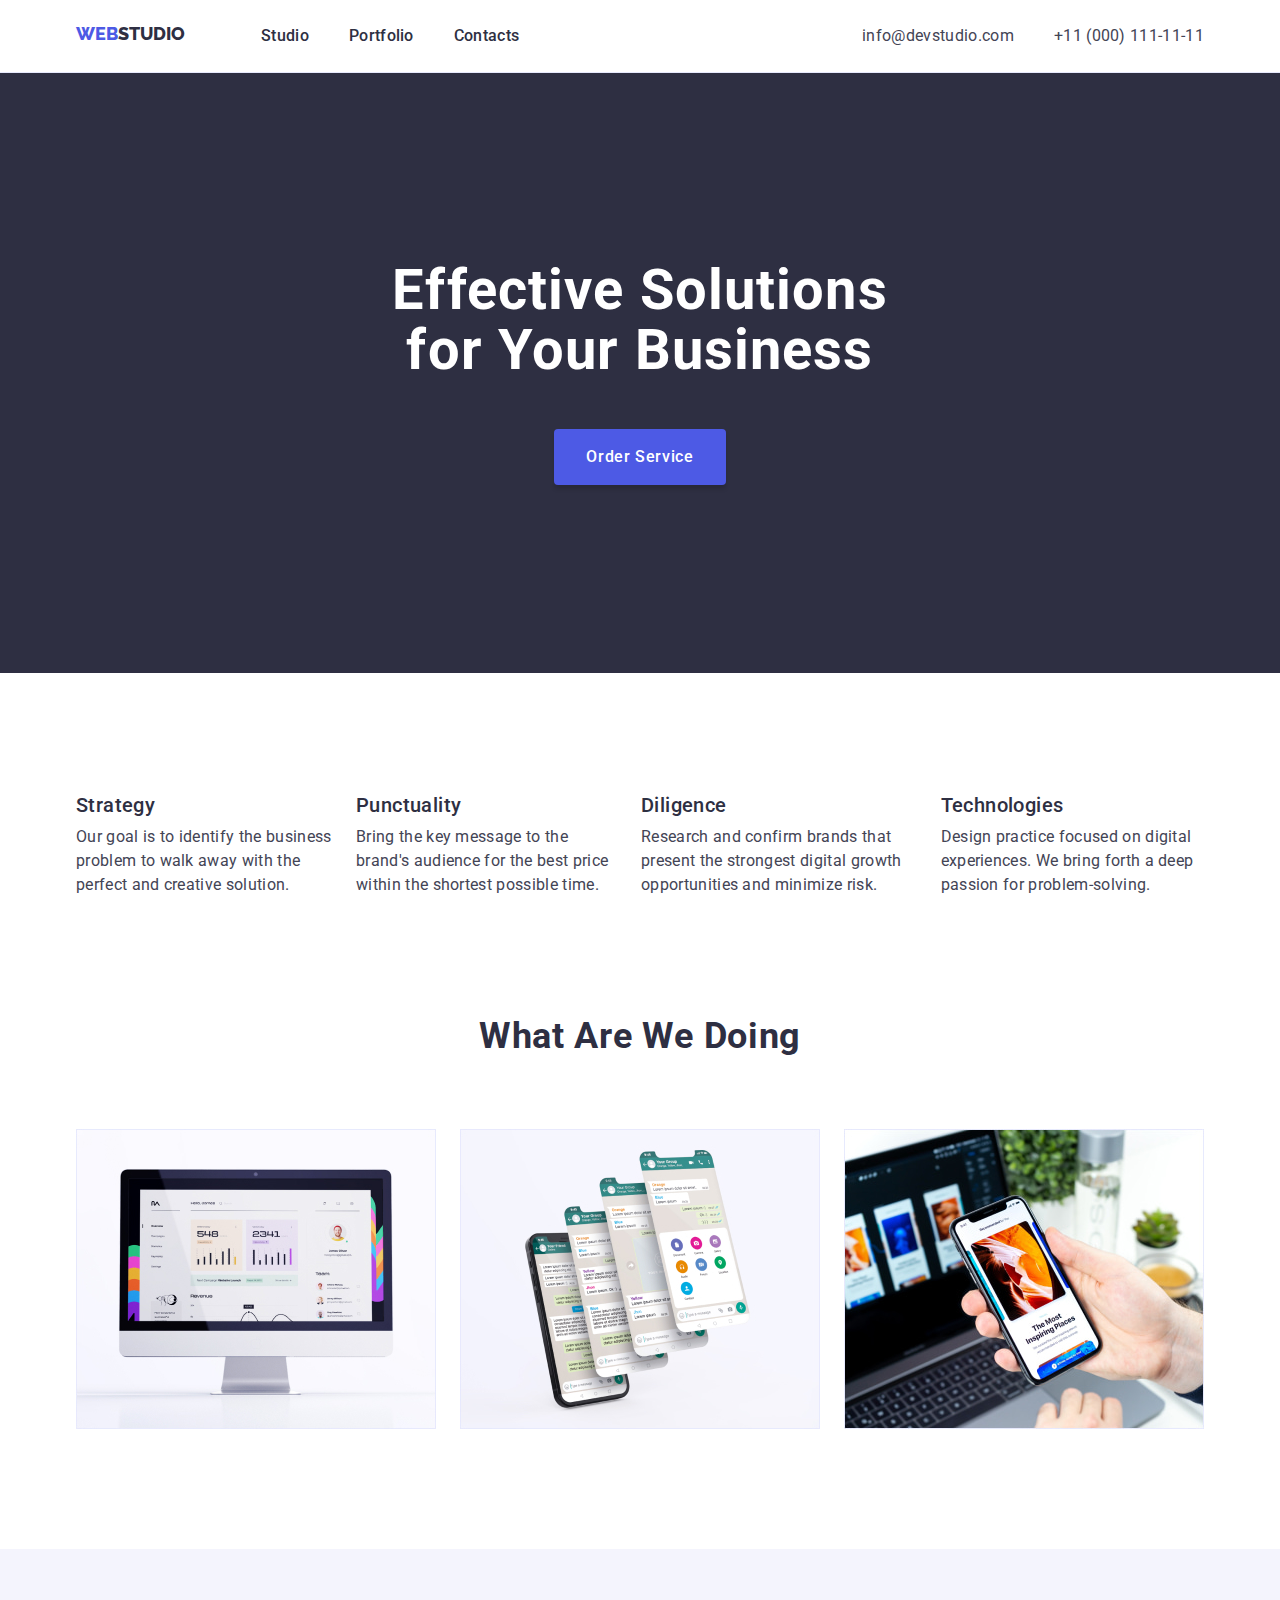
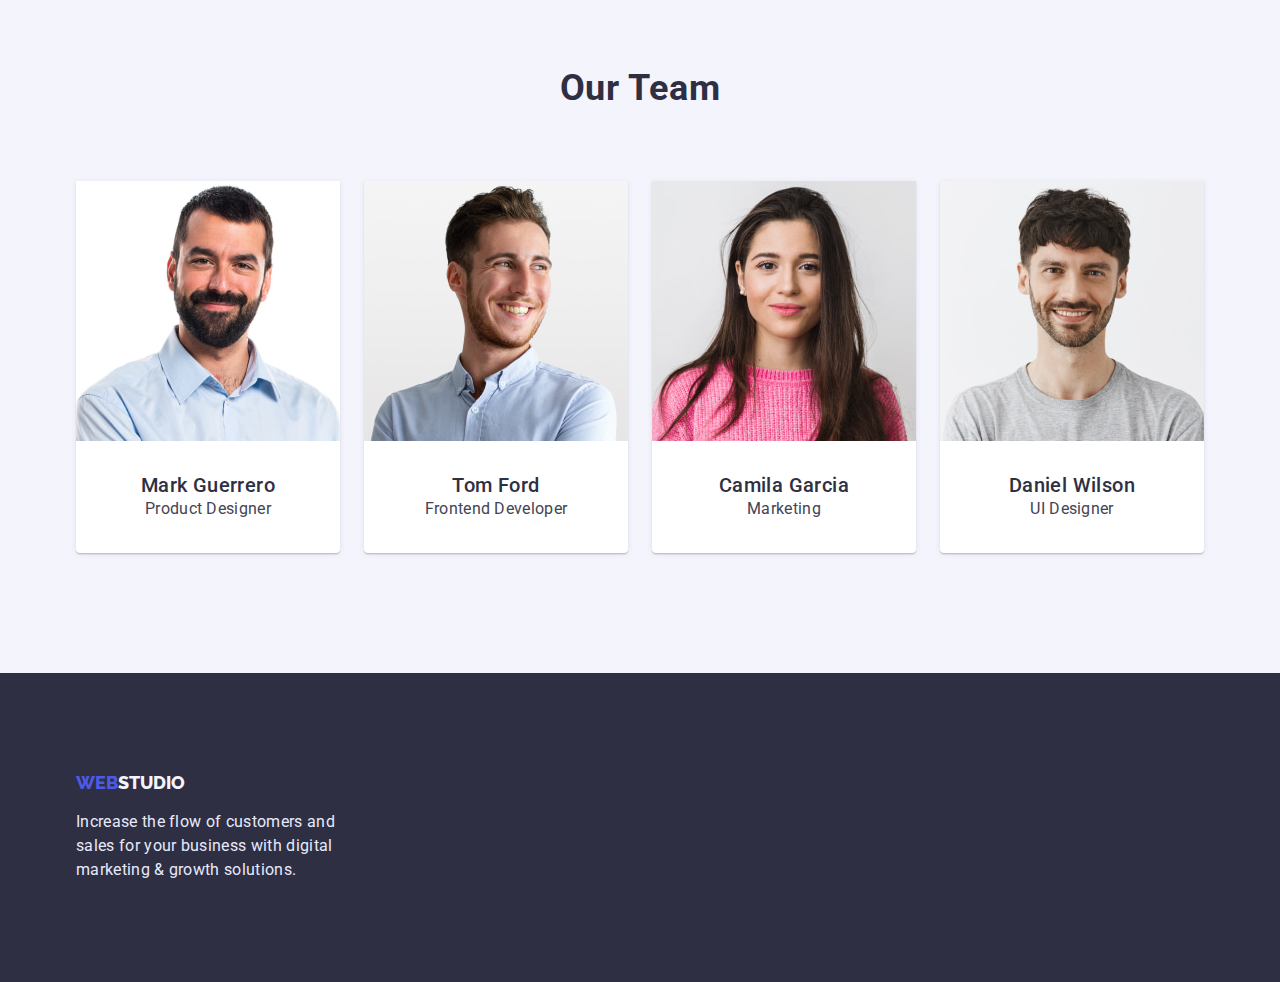
<file: index.html>
<!DOCTYPE html>
<html lang="en">
  <head>
    <title>WebStudio</title>
    <meta charset="UTF-8" />
    <link rel="preconnect" href="https://fonts.googleapis.com" />
    <link rel="preconnect" href="https://fonts.gstatic.com" crossorigin />
    <link
      href="https://fonts.googleapis.com/css2?family=Raleway:wght@800&family=Roboto:wght@400;500;700;900&display=swap"
      rel="stylesheet"
    />
    <link
      rel="stylesheet"
      href="https://cdn.jsdelivr.net/npm/modern-normalize@1.1.0/modern-normalize.min.css"
    />
    <link rel="stylesheet" href="./css/styles.css" />
  </head>
  <body>
    <!-- HEADER -->
    <header class="page-header">
      <div class="container page-header-container">
        <nav class="page-nav">
          <a class="logo link" href="./index.html"
            >Web<span class="logo-studio-dark">Studio</span></a
          >
          <ul class="menu list">
            <li class="menu-item">
              <a class="menu-link link" href="./studio.html">Studio</a>
            </li>
            <li class="menu-item">
              <a class="menu-link link" href="./portfolio.html">Portfolio</a>
            </li>
            <li class="menu-item">
              <a class="menu-link link" href="./contacts.html">Contacts</a>
            </li>
          </ul>
        </nav>
        <address class="page-address">
          <ul class="contacts list">
            <li class="contacts-item">
              <a class="contact-link link" href="mailto:info@devstudio.com"
                >info@devstudio.com</a
              >
            </li>
            <li class="contacts-item">
              <a class="contact-link phone-link link" href="tel:+110001111111"
                >+11 (000) 111-11-11</a
              >
            </li>
          </ul>
        </address>
      </div>
    </header>
    <main>
      <!-- HERO -->
      <section class="hero">
        <div class="container">
          <div class="hero-container">
            <h1 class="hero-title">Effective Solutions for Your Business</h1>
            <button class="hero-button" type="button">Order Service</button>
          </div>
        </div>
      </section>
      <!-- ADVANTAGES -->
      <section class="section-advantages section">
        <div class="container">
          <h2 class="section-title visually-hidden">advantages</h2>
          <ul class="advantages-list list">
            <li class="advantages-list-item distance">
              <h3 class="title-text advantages-title">Strategy</h3>
              <p class="title-description">
                Our goal is to identify the business problem to walk away with
                the perfect and creative solution.
              </p>
            </li>
            <li class="advantages-list-item distance">
              <h3 class="title-text advantages-title">Punctuality</h3>
              <p class="title-description">
                Bring the key message to the brand's audience for the best price
                within the shortest possible time.
              </p>
            </li>
            <li class="advantages-list-item distance">
              <h3 class="title-text advantages-title">Diligence</h3>
              <p class="title-description">
                Research and confirm brands that present the strongest digital
                growth opportunities and minimize risk.
              </p>
            </li>
            <li class="advantages-list-item distance">
              <h3 class="title-text advantages-title">Technologies</h3>
              <p class="title-description">
                Design practice focused on digital experiences. We bring forth a
                deep passion for problem-solving.
              </p>
            </li>
          </ul>
        </div>
      </section>
      <!-- ACTIVITY -->
      <section class="section-activity">
        <div class="container">
          <h2 class="section-title">What are we doing</h2>
          <ul class="activity-list list">
            <li class="activity-list-item distance">
              <img
                class="activity-image"
                src="./images/img1.jpg"
                alt="computer monitor"
                width="360"
              />
            </li>
            <li class="activity-list-item distance">
              <img
                class="activity-image"
                src="./images/img2.jpg"
                alt="phone screens"
                width="360"
              />
            </li>
            <li class="activity-list-item distance">
              <img
                class="activity-image"
                src="./images/img3.jpg"
                alt="phone in hand"
                width="360"
              />
            </li>
          </ul>
        </div>
      </section>
      <!-- TEAM -->
      <section class="section-team section">
        <div class="container">
          <h2 class="section-title">Our Team</h2>
          <ul class="team-list list">
            <li class="team-list-item distance">
              <img
                class="team-employee"
                src="./images/img4.jpg"
                alt="man"
                width="264"
              />
              <div class="team-member-description">
                <h3 class="title-text employee-name">Mark Guerrero</h3>
                <p class="title-description employee-proffesion">
                  Product Designer
                </p>
              </div>
            </li>
            <li class="team-list-item distance">
              <img
                class="team-employee"
                src="./images/img5.jpg"
                alt="man"
                width="264"
              />
              <div class="team-member-description">
                <h3 class="title-text employee-name">Tom Ford</h3>
                <p class="title-description employee-proffesion">
                  Frontend Developer
                </p>
              </div>
            </li>
            <li class="team-list-item distance">
              <img
                class="team-employee"
                src="./images/img6.jpg"
                alt="girl"
                width="264"
              />
              <div class="team-member-description">
                <h3 class="title-text employee-name">Camila Garcia</h3>
                <p class="title-description employee-proffesion">Marketing</p>
              </div>
            </li>
            <li class="team-list-item distance">
              <img
                class="team-employee"
                src="./images/img7.jpg"
                alt="man"
                width="264"
              />
              <div class="team-member-description">
                <h3 class="title-text employee-name">Daniel Wilson</h3>
                <p class="title-description employee-proffesion">UI Designer</p>
              </div>
            </li>
          </ul>
        </div>
      </section>
    </main>
    <!-- FOOTER -->
    <footer class="page-footer">
      <div class="container">
        <div class="footer-container">
          <a class="logo link" href="./index.html"
            >Web<span class="logo-studio-light">Studio</span></a
          >
          <p class="title-description title-description-light">
            Increase the flow of customers and sales for your business with
            digital marketing & growth solutions.
          </p>
        </div>
      </div>
    </footer>
  </body>
</html>
</file>
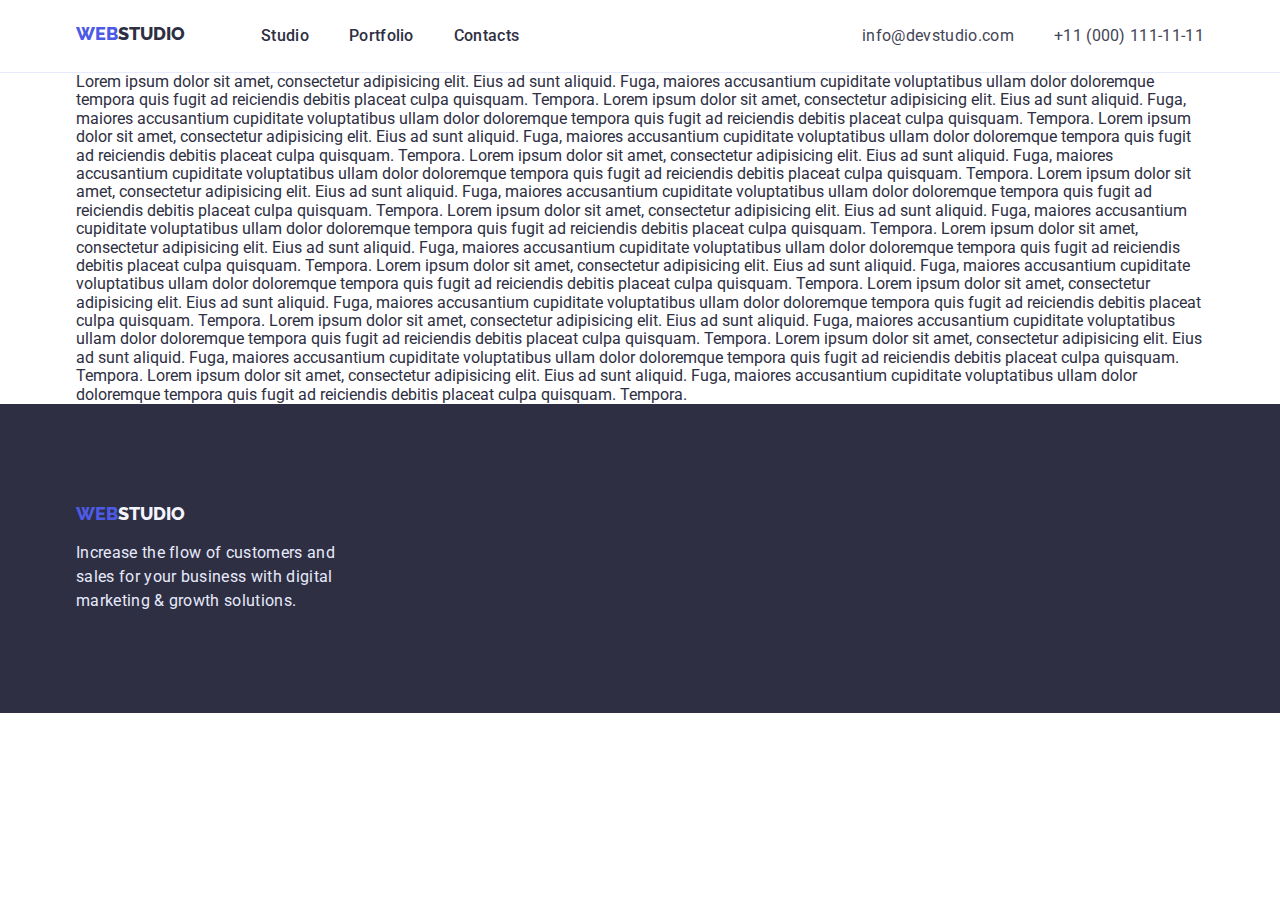
<file: contacts.html>
<!DOCTYPE html>
<html lang="en">
  <head>
    <title>Contacts</title>
    <meta charset="UTF-8" />
    <link rel="preconnect" href="https://fonts.googleapis.com" />
    <link rel="preconnect" href="https://fonts.gstatic.com" crossorigin />
    <link
      href="https://fonts.googleapis.com/css2?family=Raleway:wght@800&family=Roboto:wght@400;500;700;900&display=swap"
      rel="stylesheet"
    />
    <link
      rel="stylesheet"
      href="https://cdn.jsdelivr.net/npm/modern-normalize@1.1.0/modern-normalize.min.css"
    />
    <link rel="stylesheet" href="./css/styles.css" />
  </head>
  <body>
    <!-- HEADER -->
    <header class="page-header">
      <div class="container page-header-container">
        <nav class="page-nav">
          <a class="logo link" href="./index.html"
            >Web<span class="logo-studio-dark">Studio</span></a
          >
          <ul class="menu list">
            <li class="menu-item">
              <a class="menu-link link" href="./studio.html">Studio</a>
            </li>
            <li class="menu-item">
              <a class="menu-link link" href="./portfolio.html">Portfolio</a>
            </li>
            <li class="menu-item">
              <a class="menu-link link" href="./contacts.html">Contacts</a>
            </li>
          </ul>
        </nav>
        <address class="page-address">
          <ul class="contacts list">
            <li class="contacts-item">
              <a class="contact-link link" href="mailto:info@devstudio.com"
                >info@devstudio.com</a
              >
            </li>
            <li class="contacts-item">
              <a class="contact-link phone-link link" href="tel:+110001111111"
                >+11 (000) 111-11-11</a
              >
            </li>
          </ul>
        </address>
      </div>
    </header>
    <main>
      <div class="container">
        <p>
          Lorem ipsum dolor sit amet, consectetur adipisicing elit. Eius ad sunt
          aliquid. Fuga, maiores accusantium cupiditate voluptatibus ullam dolor
          doloremque tempora quis fugit ad reiciendis debitis placeat culpa
          quisquam. Tempora. Lorem ipsum dolor sit amet, consectetur adipisicing
          elit. Eius ad sunt aliquid. Fuga, maiores accusantium cupiditate
          voluptatibus ullam dolor doloremque tempora quis fugit ad reiciendis
          debitis placeat culpa quisquam. Tempora. Lorem ipsum dolor sit amet,
          consectetur adipisicing elit. Eius ad sunt aliquid. Fuga, maiores
          accusantium cupiditate voluptatibus ullam dolor doloremque tempora
          quis fugit ad reiciendis debitis placeat culpa quisquam. Tempora.
          Lorem ipsum dolor sit amet, consectetur adipisicing elit. Eius ad sunt
          aliquid. Fuga, maiores accusantium cupiditate voluptatibus ullam dolor
          doloremque tempora quis fugit ad reiciendis debitis placeat culpa
          quisquam. Tempora. Lorem ipsum dolor sit amet, consectetur adipisicing
          elit. Eius ad sunt aliquid. Fuga, maiores accusantium cupiditate
          voluptatibus ullam dolor doloremque tempora quis fugit ad reiciendis
          debitis placeat culpa quisquam. Tempora. Lorem ipsum dolor sit amet,
          consectetur adipisicing elit. Eius ad sunt aliquid. Fuga, maiores
          accusantium cupiditate voluptatibus ullam dolor doloremque tempora
          quis fugit ad reiciendis debitis placeat culpa quisquam. Tempora.
          Lorem ipsum dolor sit amet, consectetur adipisicing elit. Eius ad sunt
          aliquid. Fuga, maiores accusantium cupiditate voluptatibus ullam dolor
          doloremque tempora quis fugit ad reiciendis debitis placeat culpa
          quisquam. Tempora. Lorem ipsum dolor sit amet, consectetur adipisicing
          elit. Eius ad sunt aliquid. Fuga, maiores accusantium cupiditate
          voluptatibus ullam dolor doloremque tempora quis fugit ad reiciendis
          debitis placeat culpa quisquam. Tempora. Lorem ipsum dolor sit amet,
          consectetur adipisicing elit. Eius ad sunt aliquid. Fuga, maiores
          accusantium cupiditate voluptatibus ullam dolor doloremque tempora
          quis fugit ad reiciendis debitis placeat culpa quisquam. Tempora.
          Lorem ipsum dolor sit amet, consectetur adipisicing elit. Eius ad sunt
          aliquid. Fuga, maiores accusantium cupiditate voluptatibus ullam dolor
          doloremque tempora quis fugit ad reiciendis debitis placeat culpa
          quisquam. Tempora. Lorem ipsum dolor sit amet, consectetur adipisicing
          elit. Eius ad sunt aliquid. Fuga, maiores accusantium cupiditate
          voluptatibus ullam dolor doloremque tempora quis fugit ad reiciendis
          debitis placeat culpa quisquam. Tempora. Lorem ipsum dolor sit amet,
          consectetur adipisicing elit. Eius ad sunt aliquid. Fuga, maiores
          accusantium cupiditate voluptatibus ullam dolor doloremque tempora
          quis fugit ad reiciendis debitis placeat culpa quisquam. Tempora.
        </p>
      </div>
    </main>
    <footer class="page-footer">
      <div class="container">
        <div class="footer-container">
          <a class="logo link" href="./index.html"
            >Web<span class="logo-studio-light">Studio</span></a
          >
          <p class="title-description title-description-light">
            Increase the flow of customers and sales for your business with
            digital marketing & growth solutions.
          </p>
        </div>
      </div>
    </footer>
  </body>
</html>
</file>
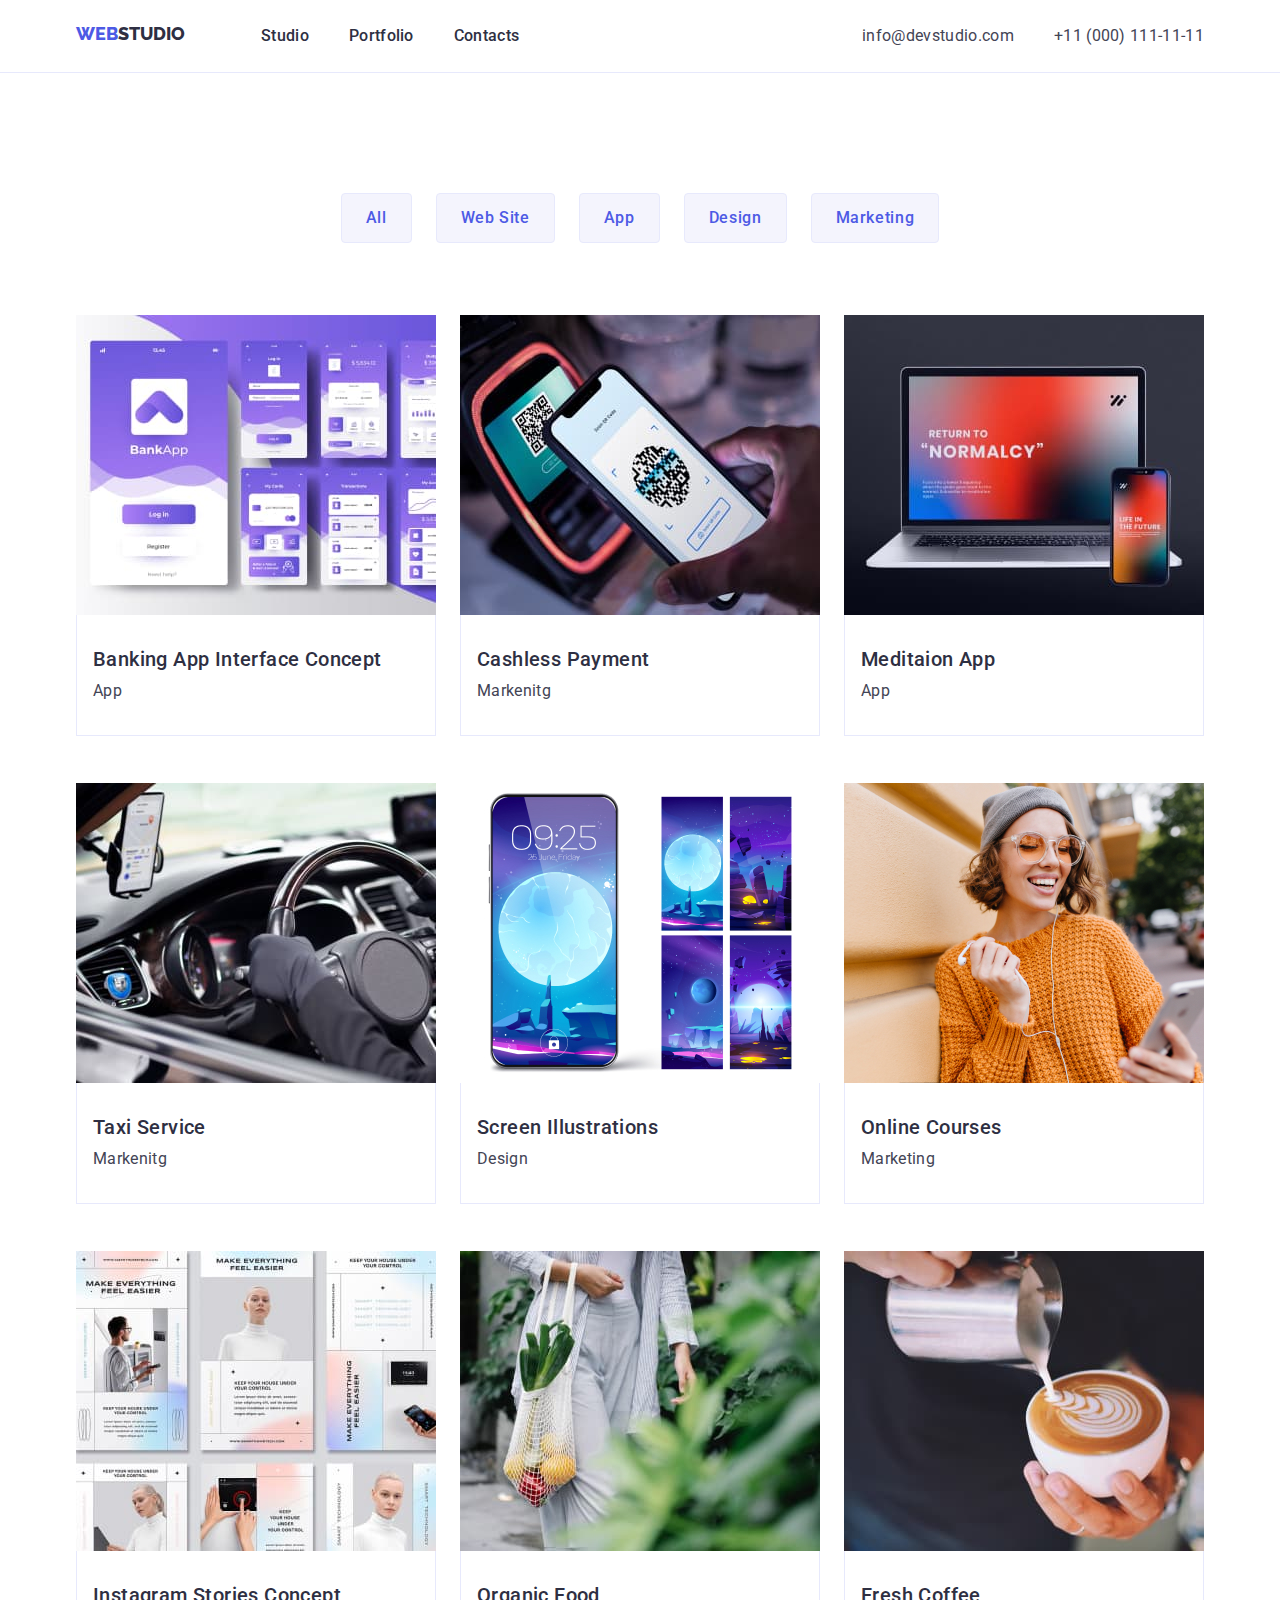
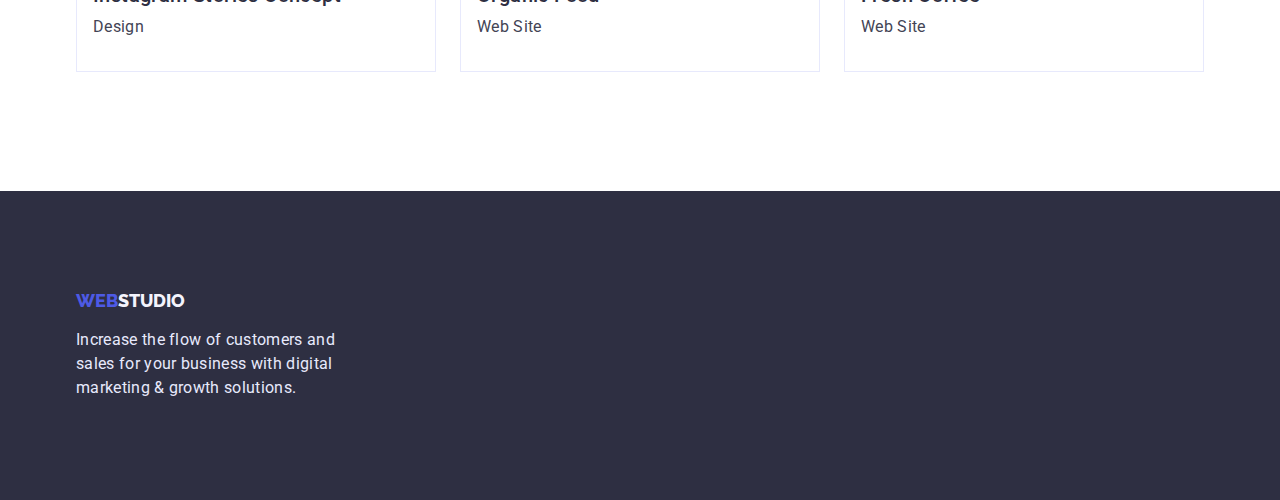
<file: portfolio.html>
<!DOCTYPE html>
<html lang="en">
  <head>
    <meta charset="UTF-8" />
    <meta http-equiv="X-UA-Compatible" content="IE=edge" />
    <meta name="viewport" content="width=device-width, initial-scale=1.0" />
    <title>Portfolio</title>
    <link rel="preconnect" href="https://fonts.googleapis.com" />
    <link rel="preconnect" href="https://fonts.gstatic.com" crossorigin />
    <link
      href="https://fonts.googleapis.com/css2?family=Raleway:wght@800&family=Roboto:wght@400;500;700;900&display=swap"
      rel="stylesheet"
    />
    <link
      rel="stylesheet"
      href="https://cdn.jsdelivr.net/npm/modern-normalize@1.1.0/modern-normalize.min.css"
    />
    <link rel="stylesheet" href="./css/styles.css" />
  </head>
  <body>
    <!-- HEADER -->
    <header class="page-header">
      <div class="container page-header-container">
        <nav class="page-nav">
          <a class="logo link" href="./index.html"
            >Web<span class="logo-studio-dark">Studio</span></a
          >
          <ul class="menu list">
            <li class="menu-item">
              <a class="menu-link link" href="./studio.html">Studio</a>
            </li>
            <li class="menu-item">
              <a class="menu-link link" href="./portfolio.html">Portfolio</a>
            </li>
            <li class="menu-item">
              <a class="menu-link link" href="./contacts.html">Contacts</a>
            </li>
          </ul>
        </nav>
        <address class="page-address">
          <ul class="contacts list">
            <li class="contacts-item">
              <a class="contact-link link" href="mailto:info@devstudio.com"
                >info@devstudio.com</a
              >
            </li>
            <li class="contacts-item">
              <a class="contact-link phone-link link" href="tel:+110001111111"
                >+11 (000) 111-11-11</a
              >
            </li>
          </ul>
        </address>
      </div>
    </header>
    <main>
      <!-- FILTER-BUTTONS -->
      <section class="section">
        <h1 class="visually-hidden">Portfolio</h1>
        <div class="container">
          <ul class="filter-buttons-list list">
            <li class="filter-buttons-item distance">
              <button class="filter-button" type="button">All</button>
            </li>
            <li class="filter-buttons-item distance">
              <button class="filter-button" type="button">Web Site</button>
            </li>
            <li class="filter-buttons-item distance">
              <button class="filter-button" type="button">App</button>
            </li>
            <li class="filter-buttons-item distance">
              <button class="filter-button" type="button">Design</button>
            </li>
            <li class="filter-buttons-item distance">
              <button class="filter-button" type="button">Marketing</button>
            </li>
          </ul>
          <ul class="portfolio-list list">
            <!-- ===== CARDS ===== -->
            <li class="portfolio-list-item">
              <img
                class="portfolio-image"
                src="./images/portfolio/banking-app-interface.jpg"
                alt="Banking app interface"
                width="360"
                height="300"
              />
              <div class="portfolio-card-description">
                <h3 class="title-text portfolio-name">
                  Banking App Interface Concept
                </h3>
                <p class="title-description">App</p>
              </div>
            </li>
            <li class="portfolio-list-item">
              <img
                class="portfolio-image"
                src="./images/portfolio/cashless-payment.jpg"
                alt="Cashless payment"
                width="360"
                height="300"
              />
              <div class="portfolio-card-description">
                <h3 class="title-text portfolio-name">Cashless Payment</h3>
                <p class="title-description">Markenitg</p>
              </div>
            </li>
            <li class="portfolio-list-item">
              <img
                class="portfolio-image"
                src="./images/portfolio/meditation-app.jpg"
                alt="Meditation app"
                width="360"
                height="300"
              />
              <div class="portfolio-card-description">
                <h3 class="title-text portfolio-name">Meditaion App</h3>
                <p class="title-description">App</p>
              </div>
            </li>
            <li class="portfolio-list-item">
              <img
                class="portfolio-image"
                src="./images/portfolio/taxi-service.jpg"
                alt="Taxi service"
                width="360"
                height="300"
              />
              <div class="portfolio-card-description">
                <h3 class="title-text portfolio-name">Taxi Service</h3>
                <p class="title-description">Markenitg</p>
              </div>
            </li>
            <li class="portfolio-list-item">
              <img
                class="portfolio-image"
                src="./images/portfolio/screen-illustrations.jpg"
                alt="Screen Illustrations"
                width="360"
                height="300"
              />
              <div class="portfolio-card-description">
                <h3 class="title-text portfolio-name">Screen Illustrations</h3>
                <p class="title-description">Design</p>
              </div>
            </li>
            <li class="portfolio-list-item">
              <img
                class="portfolio-image"
                src="./images/portfolio/online-courses.jpg"
                alt="Online courses"
                width="360"
                height="300"
              />
              <div class="portfolio-card-description">
                <h3 class="title-text portfolio-name">Online Courses</h3>
                <p class="title-description">Marketing</p>
              </div>
            </li>
            <li class="portfolio-list-item">
              <img
                class="portfolio-image"
                src="./images/portfolio/instagram-stories-concept.jpg"
                alt="Instagram stories concept"
                width="360"
                height="300"
              />
              <div class="portfolio-card-description">
                <h3 class="title-text portfolio-name">
                  Instagram Stories Concept
                </h3>
                <p class="title-description">Design</p>
              </div>
            </li>
            <li class="portfolio-list-item">
              <img
                class="portfolio-image"
                src="./images/portfolio/organic-food.jpg"
                alt="Organic food"
                width="360"
                height="300"
              />
              <div class="portfolio-card-description">
                <h3 class="title-text portfolio-name">Organic Food</h3>
                <p class="title-description">Web Site</p>
              </div>
            </li>
            <li class="portfolio-list-item">
              <img
                class="portfolio-image"
                src="./images/portfolio/fresh-coffee.jpg"
                alt="Fresh coffee"
                width="360"
                height="300"
              />
              <div class="portfolio-card-description">
                <h3 class="title-text portfolio-name">Fresh Coffee</h3>
                <p class="title-description">Web Site</p>
              </div>
            </li>
          </ul>
        </div>
      </section>
    </main>
    <!-- FOOTER -->
    <footer class="page-footer">
      <div class="container">
        <div class="footer-container">
          <a class="logo link" href="./index.html"
            >Web<span class="logo-studio-light">Studio</span></a
          >
          <p class="title-description title-description-light">
            Increase the flow of customers and sales for your business with
            digital marketing & growth solutions.
          </p>
        </div>
      </div>
    </footer>
  </body>
</html>
</file>
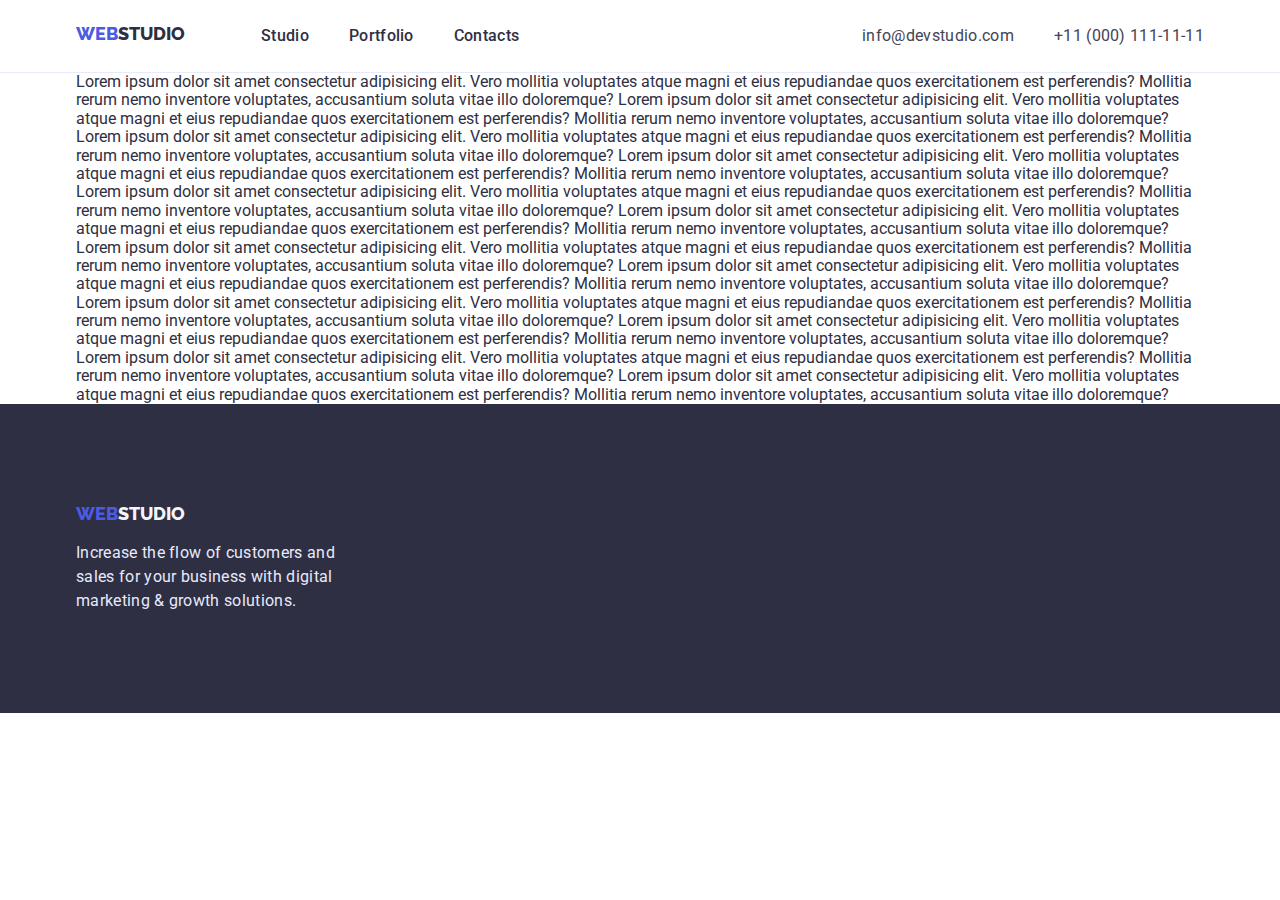
<file: studio.html>
<!DOCTYPE html>
<html lang="en">
  <head>
    <title>Studio</title>
    <meta charset="UTF-8" />
    <link rel="preconnect" href="https://fonts.googleapis.com" />
    <link rel="preconnect" href="https://fonts.gstatic.com" crossorigin />
    <link
      href="https://fonts.googleapis.com/css2?family=Raleway:wght@800&family=Roboto:wght@400;500;700;900&display=swap"
      rel="stylesheet"
    />
    <link
      rel="stylesheet"
      href="https://cdn.jsdelivr.net/npm/modern-normalize@1.1.0/modern-normalize.min.css"
    />
    <link rel="stylesheet" href="./css/styles.css" />
  </head>
  <body>
    <!-- HEADER -->
    <header class="page-header">
      <div class="container page-header-container">
        <nav class="page-nav">
          <a class="logo link" href="./index.html"
            >Web<span class="logo-studio-dark">Studio</span></a
          >
          <ul class="menu list">
            <li class="menu-item">
              <a class="menu-link link" href="./studio.html">Studio</a>
            </li>
            <li class="menu-item">
              <a class="menu-link link" href="./portfolio.html">Portfolio</a>
            </li>
            <li class="menu-item">
              <a class="menu-link link" href="./contacts.html">Contacts</a>
            </li>
          </ul>
        </nav>
        <address class="page-address">
          <ul class="contacts list">
            <li class="contacts-item">
              <a class="contact-link link" href="mailto:info@devstudio.com"
                >info@devstudio.com</a
              >
            </li>
            <li class="contacts-item">
              <a class="contact-link phone-link link" href="tel:+110001111111"
                >+11 (000) 111-11-11</a
              >
            </li>
          </ul>
        </address>
      </div>
    </header>
    <main>
      <div class="container">
        <p>
          Lorem ipsum dolor sit amet consectetur adipisicing elit. Vero mollitia
          voluptates atque magni et eius repudiandae quos exercitationem est
          perferendis? Mollitia rerum nemo inventore voluptates, accusantium
          soluta vitae illo doloremque? Lorem ipsum dolor sit amet consectetur
          adipisicing elit. Vero mollitia voluptates atque magni et eius
          repudiandae quos exercitationem est perferendis? Mollitia rerum nemo
          inventore voluptates, accusantium soluta vitae illo doloremque? Lorem
          ipsum dolor sit amet consectetur adipisicing elit. Vero mollitia
          voluptates atque magni et eius repudiandae quos exercitationem est
          perferendis? Mollitia rerum nemo inventore voluptates, accusantium
          soluta vitae illo doloremque? Lorem ipsum dolor sit amet consectetur
          adipisicing elit. Vero mollitia voluptates atque magni et eius
          repudiandae quos exercitationem est perferendis? Mollitia rerum nemo
          inventore voluptates, accusantium soluta vitae illo doloremque? Lorem
          ipsum dolor sit amet consectetur adipisicing elit. Vero mollitia
          voluptates atque magni et eius repudiandae quos exercitationem est
          perferendis? Mollitia rerum nemo inventore voluptates, accusantium
          soluta vitae illo doloremque? Lorem ipsum dolor sit amet consectetur
          adipisicing elit. Vero mollitia voluptates atque magni et eius
          repudiandae quos exercitationem est perferendis? Mollitia rerum nemo
          inventore voluptates, accusantium soluta vitae illo doloremque? Lorem
          ipsum dolor sit amet consectetur adipisicing elit. Vero mollitia
          voluptates atque magni et eius repudiandae quos exercitationem est
          perferendis? Mollitia rerum nemo inventore voluptates, accusantium
          soluta vitae illo doloremque? Lorem ipsum dolor sit amet consectetur
          adipisicing elit. Vero mollitia voluptates atque magni et eius
          repudiandae quos exercitationem est perferendis? Mollitia rerum nemo
          inventore voluptates, accusantium soluta vitae illo doloremque? Lorem
          ipsum dolor sit amet consectetur adipisicing elit. Vero mollitia
          voluptates atque magni et eius repudiandae quos exercitationem est
          perferendis? Mollitia rerum nemo inventore voluptates, accusantium
          soluta vitae illo doloremque? Lorem ipsum dolor sit amet consectetur
          adipisicing elit. Vero mollitia voluptates atque magni et eius
          repudiandae quos exercitationem est perferendis? Mollitia rerum nemo
          inventore voluptates, accusantium soluta vitae illo doloremque? Lorem
          ipsum dolor sit amet consectetur adipisicing elit. Vero mollitia
          voluptates atque magni et eius repudiandae quos exercitationem est
          perferendis? Mollitia rerum nemo inventore voluptates, accusantium
          soluta vitae illo doloremque? Lorem ipsum dolor sit amet consectetur
          adipisicing elit. Vero mollitia voluptates atque magni et eius
          repudiandae quos exercitationem est perferendis? Mollitia rerum nemo
          inventore voluptates, accusantium soluta vitae illo doloremque?
        </p>
      </div>
    </main>
    <footer class="page-footer">
      <div class="container">
        <div class="footer-container">
          <a class="logo link" href="./index.html"
            >Web<span class="logo-studio-light">Studio</span></a
          >
          <p class="title-description title-description-light">
            Increase the flow of customers and sales for your business with
            digital marketing & growth solutions.
          </p>
        </div>
      </div>
    </footer>
  </body>
</html>
</file>
<file: css/styles.css>
:root {
  --primary-font: "Roboto", sans-serif;
  --secondary-font: "Raleway", sans-serif;
  --primary-font-size: 16px;
  --primary-brand-color: #4d5ae5;
  --pressed-state-color: #404bbf;
  --dark-color: #2e2f42;
  --success-color: #31d0aa;
  --text-color: #434455;
  --subtle-text-color: #8e8f99;
  --accent-color: #e7e9fc;
  --light-color: #f4f4fd;
  --modal-overlay-color: #2e2f42;
  --hero-background-color: #2e2f42;
  --hero-title-color: #ffffff;
  --white-background-color: #ffffff;
  --modal-background: #fcfcfc;
  --header-shadow-color: #e7e9fc;
}

h1,
h2,
h3,
h4,
p {
  margin-top: 0;
  margin-bottom: 0;
}

ul,
ol {
  margin: 0;
  padding: 0;
}

img {
  display: block;
  max-width: 100%;
  height: auto;
}

button {
  border: none;
  cursor: pointer;
  font-family: inherit;
  padding: 0;
  background-color: transparent;
}

body {
  font-family: var(--primary-font);
  color: var(--dark-color);
  background-color: var(--white-background-color);
}

address {
  font-style: inherit;
}

.list {
  list-style: none;
}

.link {
  text-decoration: none;
  color: inherit;
}

.container {
  max-width: 1158px;
  margin-left: auto;
  margin-right: auto;
  padding-right: 15px;
  padding-left: 15px;
}

.section {
  padding-top: 120px;
  padding-bottom: 120px;
}

/* ================= COMPONENTS ================= */

.logo {
  font-family: var(--secondary-font);
  font-weight: 800;
  font-size: 18px;
  line-height: 1.16;
  text-transform: uppercase;
  color: var(--primary-brand-color);
  margin-right: 76px;
}

.logo-studio-dark {
  color: var(--modal-overlay-color);
}

.logo-studio-light {
  color: var(--light-color);
}

.section-title {
  font-weight: 700;
  font-size: 36px;
  line-height: 1.11;
  text-align: center;
  letter-spacing: 0.02em;
  text-transform: capitalize;
  color: var(--dark-color);
  margin-bottom: 72px;
}

.title-text {
  font-weight: 500;
  font-size: 20px;
  line-height: 1.2;
  letter-spacing: 0.02em;
  color: var(--dark-color);
}

.title-description {
  font-size: var(--primary-font-size);
  line-height: 1.5;
  letter-spacing: 0.02em;
  color: var(--text-color);
}

.distance:not(:last-child) {
  margin-right: 24px;
}

.visually-hidden {
  position: absolute;
  width: 1px;
  height: 1px;
  margin: -1px;
  border: 0;
  padding: 0;
  white-space: nowrap;
  clip-path: inset(100%);
  clip: rect(0 0 0 0);
  overflow: hidden;
}
/* ================= /COMPONENTS ================= */

/* =================== HEADER =================== */
.page-header {
  padding-top: 24px;
  padding-bottom: 24px;
  border-bottom: 1px solid var(--header-shadow-color);
}

.page-header-container {
  display: flex;
  align-items: center;
  justify-content: space-between;
}

.page-nav {
  display: flex;
}

.contacts {
  display: flex;
  align-items: center;
}

.phone-link {
  margin-left: 40px;
}

.menu {
  display: flex;
  align-items: center;
}

.menu-item:not(:last-child) {
  margin-right: 40px;
}

.menu-link {
  font-weight: 500;
  font-size: var(--primary-font-size);
  line-height: 1.5;
  letter-spacing: 0.02em;
  color: var(--dark-color);
}

.menu-link:hover,
.menu-link:focus {
  color: var(--pressed-state-color);
}

.contact-link {
  font-style: normal;
  font-size: var(--primary-font-size);
  line-height: 1.5;
  letter-spacing: 0.02em;
  color: var(--text-color);
}

.contact-link:hover,
.contact-link:focus {
  color: var(--pressed-state-color);
}

/* =================== /HEADER =================== */

/* ===================== HERO ==================== */
.hero {
  padding-top: 188px;
  padding-bottom: 188px;
  background-color: var(--dark-color);
  display: flex;
  justify-content: center;
  align-items: center;
}

.hero-container {
  width: 496px;
  display: flex;
  flex-direction: column;
  justify-content: center;
  align-items: center;
}

.hero-title {
  font-size: 56px;
  line-height: 1.07;
  letter-spacing: 0.02em;
  text-align: center;
  color: var(--white-background-color);
  margin-bottom: 48px;
}

.hero-button {
  padding-top: 16px;
  padding-bottom: 16px;
  padding-right: 32px;
  padding-left: 32px;
  font-weight: 500;
  font-size: var(--primary-font-size);
  line-height: 1.5;
  align-items: center;
  letter-spacing: 0.04em;
  color: var(--white-background-color);
  background-color: var(--primary-brand-color);
  box-shadow: 0px 4px 4px rgba(0, 0, 0, 0.15);
  border-radius: 4px;
}

.hero-button:hover,
.hero-button:focus {
  background-color: var(--pressed-state-color);
}

/* ===================== /HERO ==================== */

/* =================== ADVANTAGES =================== */
.advantages-list {
  display: flex;
  justify-content: space-around;
}

.advantages-title {
  margin-bottom: 8px;
}

/* =================== /ADVANTAGES =================== */

/* =================== ACTIVITY =================== */
.section-activity {
  padding-bottom: 120px;
}

.activity-list {
  display: flex;
  justify-content: space-between;
}
/* =================== /ACTIVITY =================== */

/* =================== TEAM =================== */
.section-team {
  background-color: var(--light-color);
}

.team-list {
  display: flex;
  justify-content: space-between;
}

.team-list-item {
  background-color: var(--hero-title-color);
  box-shadow: 0px 1px 6px rgba(46, 47, 66, 0.08),
    0px 1px 1px rgba(46, 47, 66, 0.16), 0px 2px 1px rgba(46, 47, 66, 0.08);
  border-radius: 0px 0px 4px 4px;
}

.team-member-description {
  padding: 32px 16px;
  display: flex;
  flex-direction: column;
  justify-content: center;
  align-items: center;
}

/* =================== /TEAM =================== */

/* =================== FOOTER =================== */
.page-footer {
  background-color: var(--dark-color);
  padding-top: 100px;
  padding-bottom: 100px;
}

.footer-container {
  width: 264px;
  display: flex;
  flex-direction: column;
}

.title-description-light {
  margin-top: 16px;
  color: var(--accent-color);
}
/* =================== /FOOTER =================== */

/* ----------------PORTFOLIO.HTML --------------*/
.filter-button {
  padding: 12px 24px;
  font-weight: 500;
  font-size: 16px;
  line-height: 1.5;
  text-align: center;
  letter-spacing: 0.04em;
  color: var(--primary-brand-color);
  background-color: var(--light-color);
  border: 1px solid var(--accent-color);
  border-radius: 4px;
}

.filter-button:hover,
.filter-button:focus {
  background-color: var(--pressed-state-color);
  color: var(--hero-title-color);
  box-shadow: 0px 3px 1px rgba(0, 0, 0, 0.1), 0px 2px 1px rgba(0, 0, 0, 0.08),
    0px 2px 2px rgba(0, 0, 0, 0.12);
  border-radius: 4px;
}

.filter-buttons-list {
  display: flex;
  justify-content: center;
  margin-bottom: 72px;
}

.portfolio-list {
  display: flex;
  flex-wrap: wrap;
  row-gap: 48px;
  column-gap: 24px;
}

.portfolio-list-item {
  width: 360px;
  height: 420px;
  /* border: 1px solid var(--header-shadow-color); */
}

/* .portfolio-list-item:not(:nth-child(3n)) {
  margin-right: 24px;
}

.portfolio-list-item:not(:nth-last-child(-n + 3)) {
  margin-bottom: 48px;
} */

.portfolio-card-description {
  display: flex;
  flex-direction: column;
  padding: 32px 0px 32px 16px;
  border: 1px solid var(--header-shadow-color);
  border-top: 0;
}

.portfolio-name {
  margin-bottom: 8px;
}
</file>
